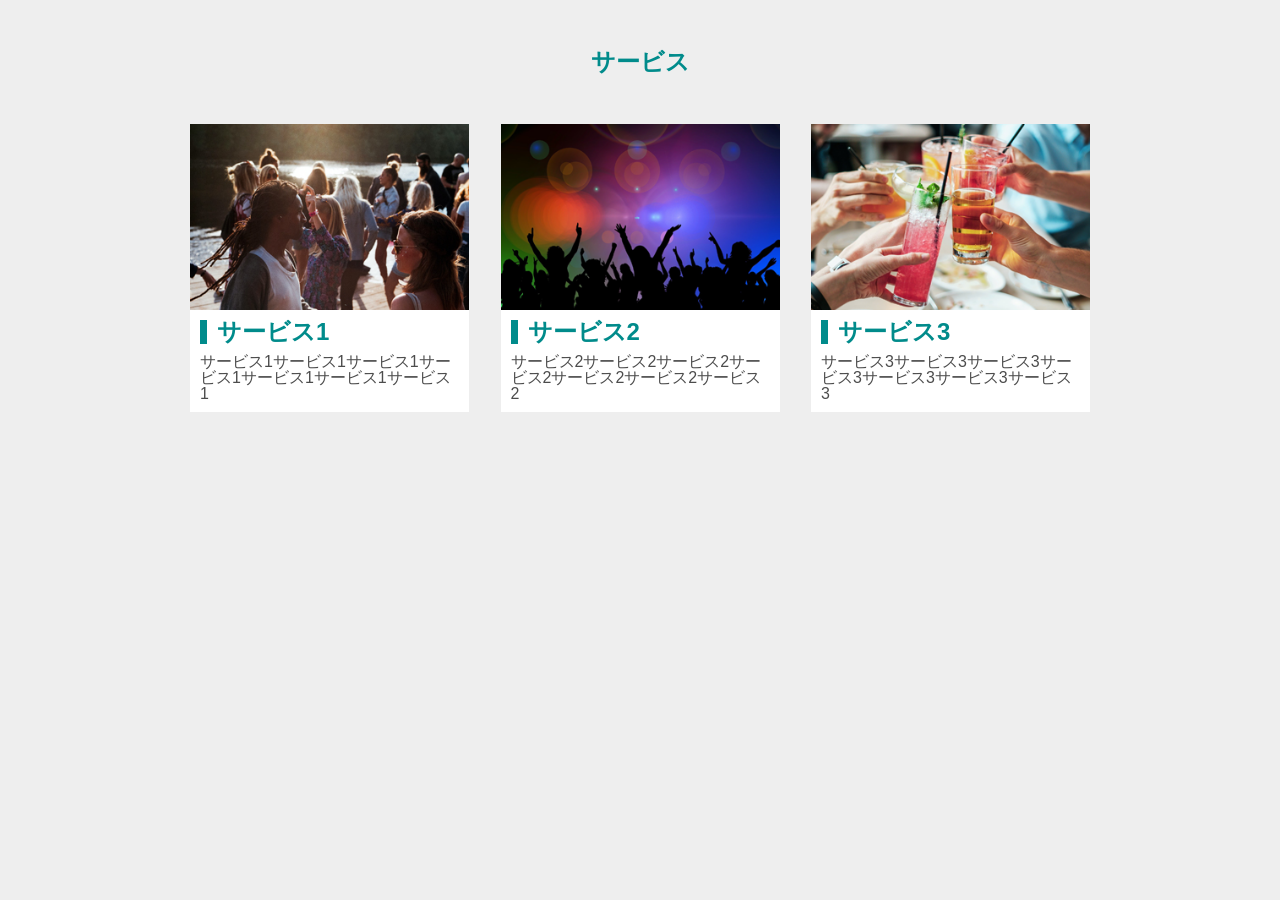
<file: cording_work3_Yamaguchi/index.html>
<!DOCTYPE html>
<html lang="ja">
<head>
    <meta charset="UTF-8">
    <meta name="viewport" content="width=device-width, initial-scale=1.0">
    <title>コーディング課題3_山口祥子</title>
    <link rel="stylesheet" href="./css/reset.css">
    <link rel="stylesheet" href="./css/style.css">
</head>
<body>
    <section>
        <h1>サービス</h1>

        <div class="white-container">
            <div class="white-box">
                <img src="./images/main_1.jpg" alt>
                <div class="text-box">
                    <h2>サービス1</h2>
                    <p>サービス1サービス1サービス1サービス1サービス1サービス1サービス1</p>
                </div>
            </div>

            <div class="white-box">
                <img src="./images/main_2.png" alt>
                <div class="text-box">
                    <h2>サービス2</h2>
                    <p>サービス2サービス2サービス2サービス2サービス2サービス2サービス2</p>
                </div>
            </div>
        
            <div class="white-box">
                <img src="./images/main_3.png" alt>
                <div class="text-box">
                    <h2>サービス3</h2>
                    <p>サービス3サービス3サービス3サービス3サービス3サービス3サービス3</p>
                </div>
            </div>
        </div>
    </section>


    <script>
        let num01 = 0;
        for (i = 1; i <= 10; i ++) {
            num01 = num01 + i;
        }   if (num01 >= 20){
            console.log("20以上");
        }   else if (num01 <= 20){
            console.log("20以下");
        }
    </script>
</body>
</html>
</file>
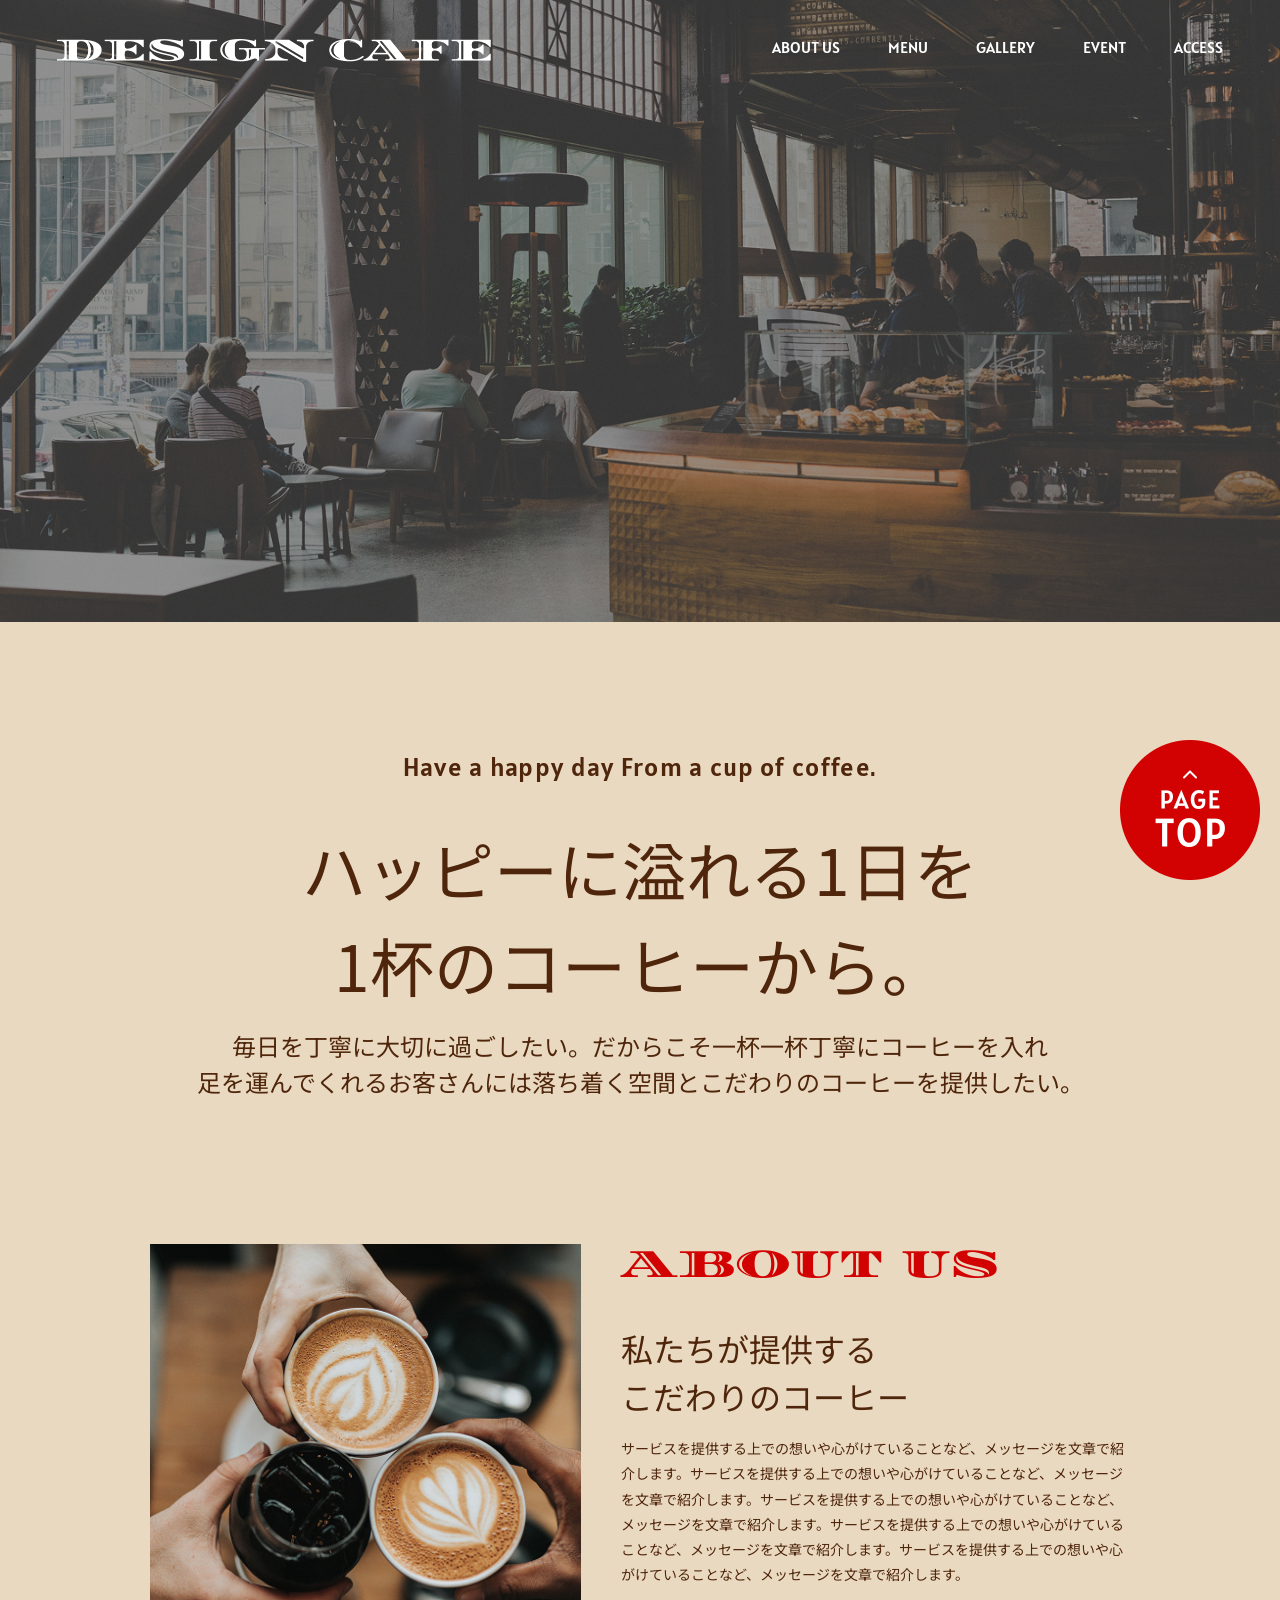
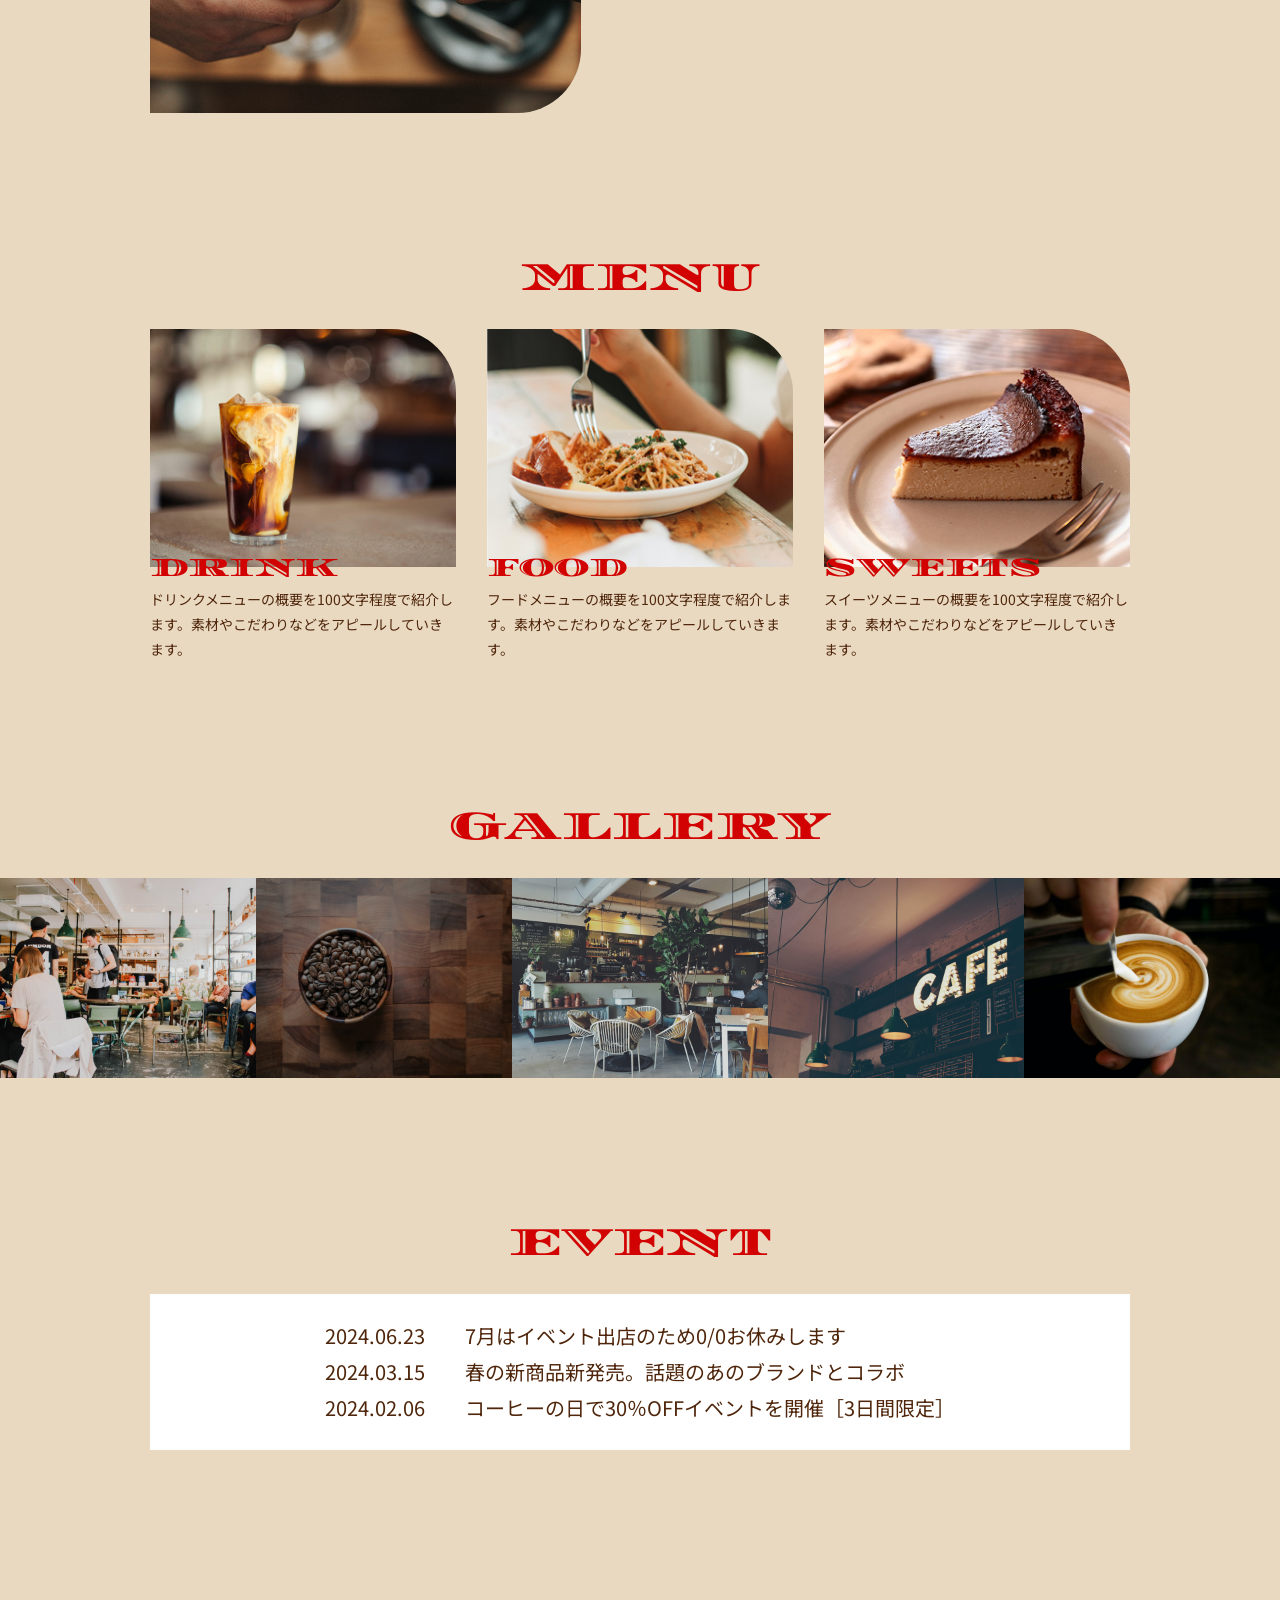
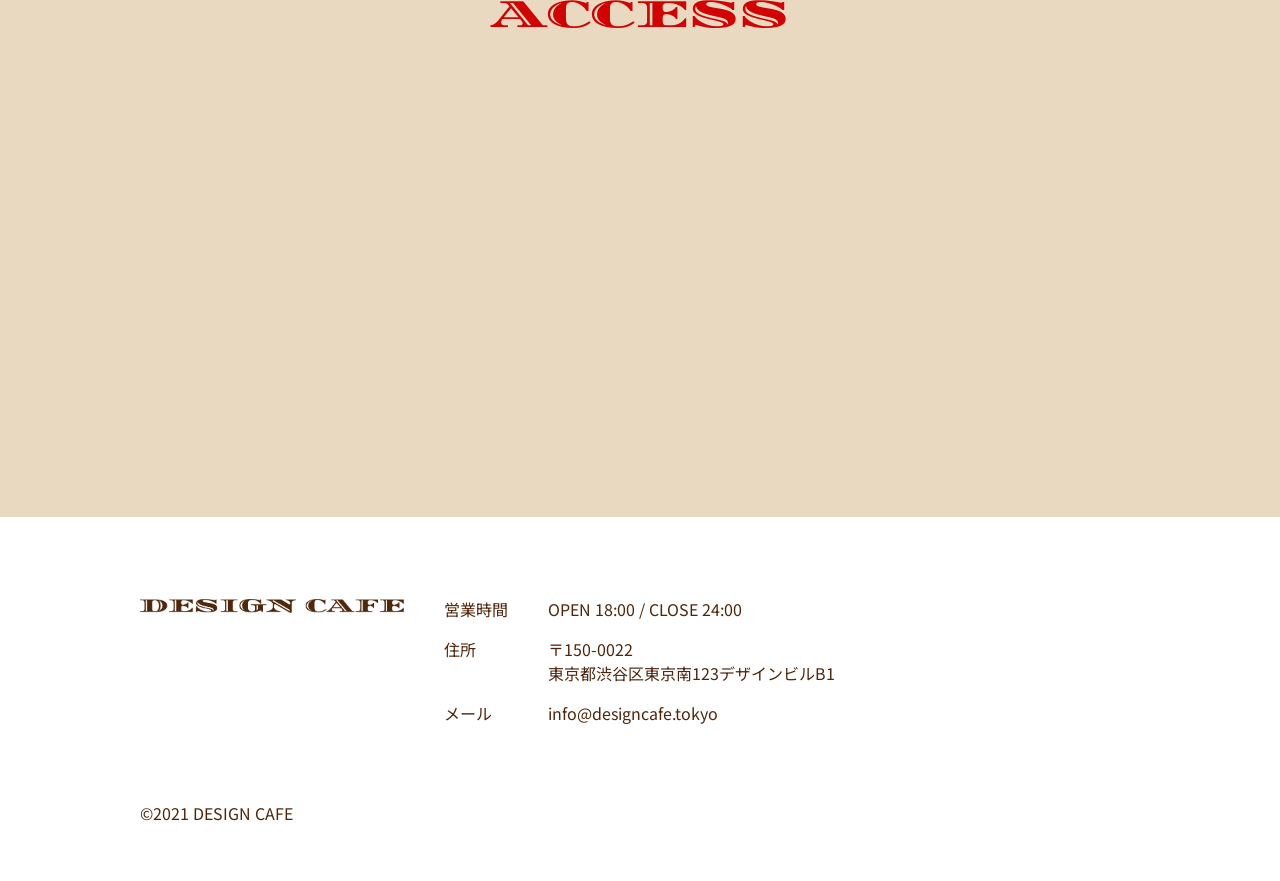
<file: design-cafe/index.html>
<!DOCTYPE html>
<html lang="ja">
<head>
    <meta charset="UTF-8">
    <meta name="viewport" content="width=device-width, initial-scale=1.0">
    <title>デザインカフェ</title>
    <link rel="stylesheet" href="./css/reset.css">
    <link rel="stylesheet" href="./css/style.css">

    <link rel="preconnect" href="https://fonts.googleapis.com">
<link rel="preconnect" href="https://fonts.gstatic.com" crossorigin>
<link href="https://fonts.googleapis.com/css2?family=Alatsi&family=Diplomata+SC&family=Noto+Sans+JP:wght@100..900&display=swap" rel="stylesheet">
</head>

<body>
    <header id="header">
        <h1 class="logo">
            <img src="./images/design_cafe_logo_header@2x.png" alt="デザインカフェ">
        </h1>

        <nav class="header_nav">
            <ul>
                <li><a href="#Aboutus">ABOUT US</a></li>
                <li><a href="#Menu">MENU</a></li>
                <li><a href="#Gallery">GALLERY</a></li>
                <li><a href="#Event">EVENT</a></li>
                <li><a href="#Access">ACCESS</a></li>
            </ul>
        </nav>
    </header>

    <div class="main-visual">
        <img src="./images/pc_first-100.jpg" alt="カフェ店内の様子">
    </div>

    <section class="catch-copy">
        <p class="catch_sub">
            Have a happy day From a cup of coffee.
        </p>
        <p class="catch_main">
            ハッピーに溢れる1日を<br>
            1杯のコーヒーから。
        </p>
        <p class="catch_txt">
            毎日を丁寧に大切に過ごしたい。だからこそ一杯一杯丁寧にコーヒーを入れ<br>
            足を運んでくれるお客さんには落ち着く空間とこだわりのコーヒーを提供したい。
        </p>
    </section>
        
    <section class="aboutus" id="Aboutus">
        <img src="./images/pc_about-100.jpg" alt="ABOUT USコーヒービジュアル">
        <div class="aboutus-contents">
            <h2>ABOUT US</h2>
                <p class="aboutus_main">
                私たちが提供する<br>
                こだわりのコーヒー
            </p>
            
            <p class="aboutus_sub">
                サービスを提供する上での想いや心がけていることなど、メッセージを文章で紹介します。サービスを提供する上での想いや心がけていることなど、メッセージを文章で紹介します。サービスを提供する上での想いや心がけていることなど、メッセージを文章で紹介します。サービスを提供する上での想いや心がけていることなど、メッセージを文章で紹介します。サービスを提供する上での想いや心がけていることなど、メッセージを文章で紹介します。
            </p>
        </div>
    </section>

    <section class="menu" id="Menu">
        <h2>MENU</h2>
        <ul class="menu-contents">
            <li class="menu-item">
                <img src="./images/pc_menu_drink-100.jpg" alt="ドリンク">
                <h3>DRINK</h3>
                <p>ドリンクメニューの概要を100文字程度で紹介します。素材やこだわりなどをアピールしていきます。</p>
            </li>
            
            <li class="menu-item">
                <img src="./images/pc_menu_food-100.jpg" alt="フード">
                <h3>FOOD</h3>
                <p>フードメニューの概要を100文字程度で紹介します。素材やこだわりなどをアピールしていきます。</p>
            </li>
        
            <li class="menu-item">
                <img src="./images/pc_menu_sweets-100.jpg" alt="スイーツ">
                <h3>SWEETS</h3>
                <p>スイーツメニューの概要を100文字程度で紹介します。素材やこだわりなどをアピールしていきます。</p>  
            </li>
        </ul>      
    </section>

    <section class="gallery" id="Gallery">
        <h2>GALLERY</h2>
        <div class="gallery-contents">
            <img src="./images/pc_gallary_01-100.jpg" alt="ギャラリー1">
            <img src="./images/pc_gallary_02-100.jpg" alt="ギャラリー2">
            <img src="./images/pc_gallary_03-100.jpg" alt="ギャラリー3">
            <img src="./images/pc_gallary_04-100.jpg" alt="ギャラリー4">
            <img src="./images/pc_gallary_05-100.jpg" alt="ギャラリー5">
        </div>
    </section>

    <section class="event" id="Event">
        <h2>EVENT</h2>
        <div class="white-box">
            <ul class="event_news">
                <li class="news">
                    <p>2024.06.23</p>
                    <p>7月はイベント出店のため0/0お休みします</p>
                </li>
                <li class="news">
                    <p>2024.03.15</p>
                    <p>春の新商品新発売。話題のあのブランドとコラボ</p>
                </li>
                <li class="news">
                    <p>2024.02.06</p>
                    <p>コーヒーの日で30％OFFイベントを開催［3日間限定］</p>
                </li>
            </ul>
        </div>
        
    </section>

    <section class="access" id="Access">
        <h2>ACCESS</h2>
        <iframe src="https://www.google.com/maps/embed?pb=!1m18!1m12!1m3!1d3239.8097486214233!2d139.66290878024859!3d35.70629910187633!2m3!1f0!2f0!3f0!3m2!1i1024!2i768!4f13.1!3m3!1m2!1s0x6018f3e99a340f6d%3A0xaff29ba7114d7bb4!2z44Gr44KT44Gr44GP44OQ44OrIOOCtuODu-OCrOODvOODquODg-OCr-S4remHjg!5e0!3m2!1sja!2sjp!4v1792213109520!5m2!1sja!2sjp" width="600" height="450" style="border:0;" allowfullscreen="" loading="lazy" referrerpolicy="strict-origin-when-cross-origin"></iframe>
    </section>
</body>

<footer>
    <div class="footer">
        <div class="footer_info">
            <p class="footer_logo">
                <img src="./images/design_cafe_logo_footer@2x.png" alt="フッターのロゴ">
            </p>

            <ul class=" ft_info">
                <li class="ft_info_contents">
                    <p class="ft_info_category">
                        営業時間
                    </p>
                    <p class="ft_info_detail">
                        OPEN 18:00 / CLOSE 24:00
                    </p>
                </li>
                <li class="ft_info_contents">
                    <p class="ft_info_category">
                        住所
                    </p>
                    <p class="ft_info_detail">
                        〒150-0022<br>
                        東京都渋谷区東京南123デザインビルB1
                    </p>
                </li>
                <li class="ft_info_contents">
                    <p class="ft_info_category">
                        メール
                    </p>
                    <p class="ft_info_detail">
                        info@designcafe.tokyo
                    </p>
                </li>
            </ul>
        </div>

        <p class="copy-right">
                ©2021 DESIGN CAFE
        </p>
    </div>

    <a href="#header" class="to-top">
        <img src="./images/to_top@2x.png" alt="トップに戻る">
    </a>       
</footer>
</html>
</file>
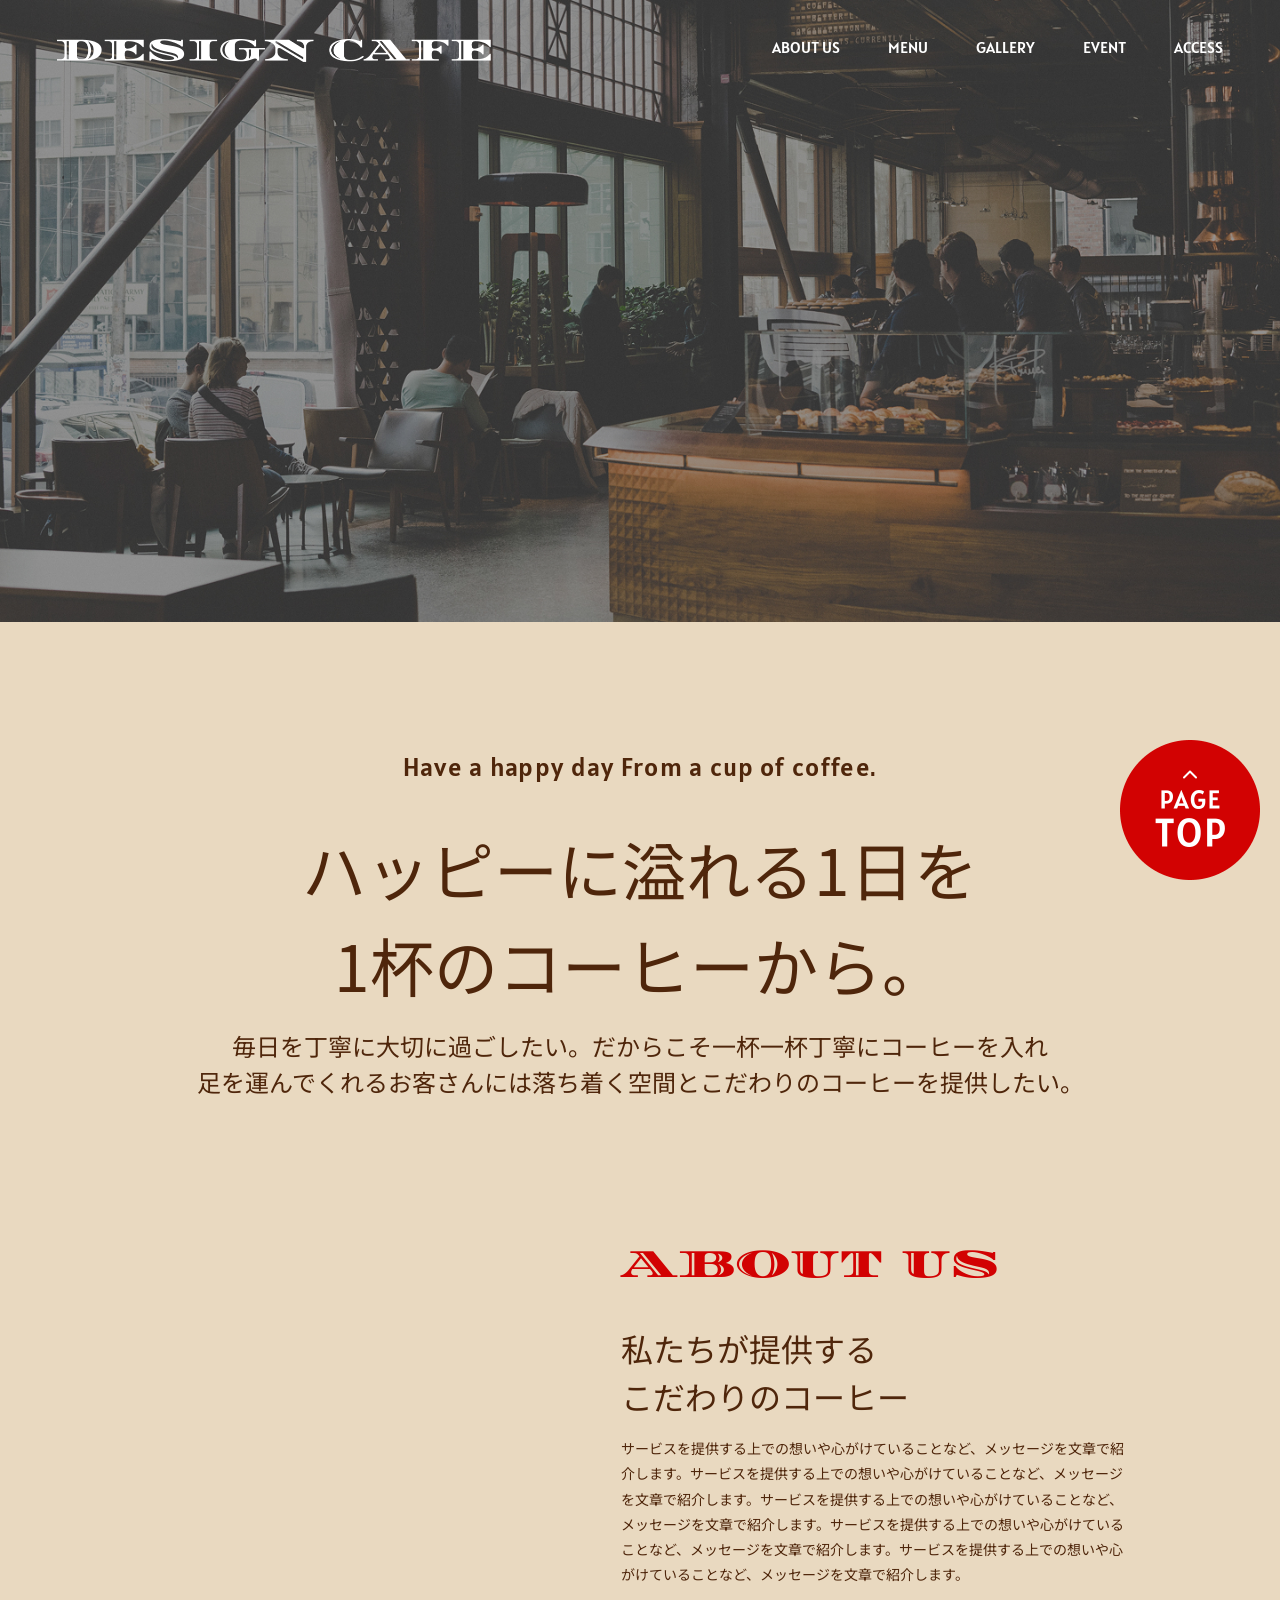
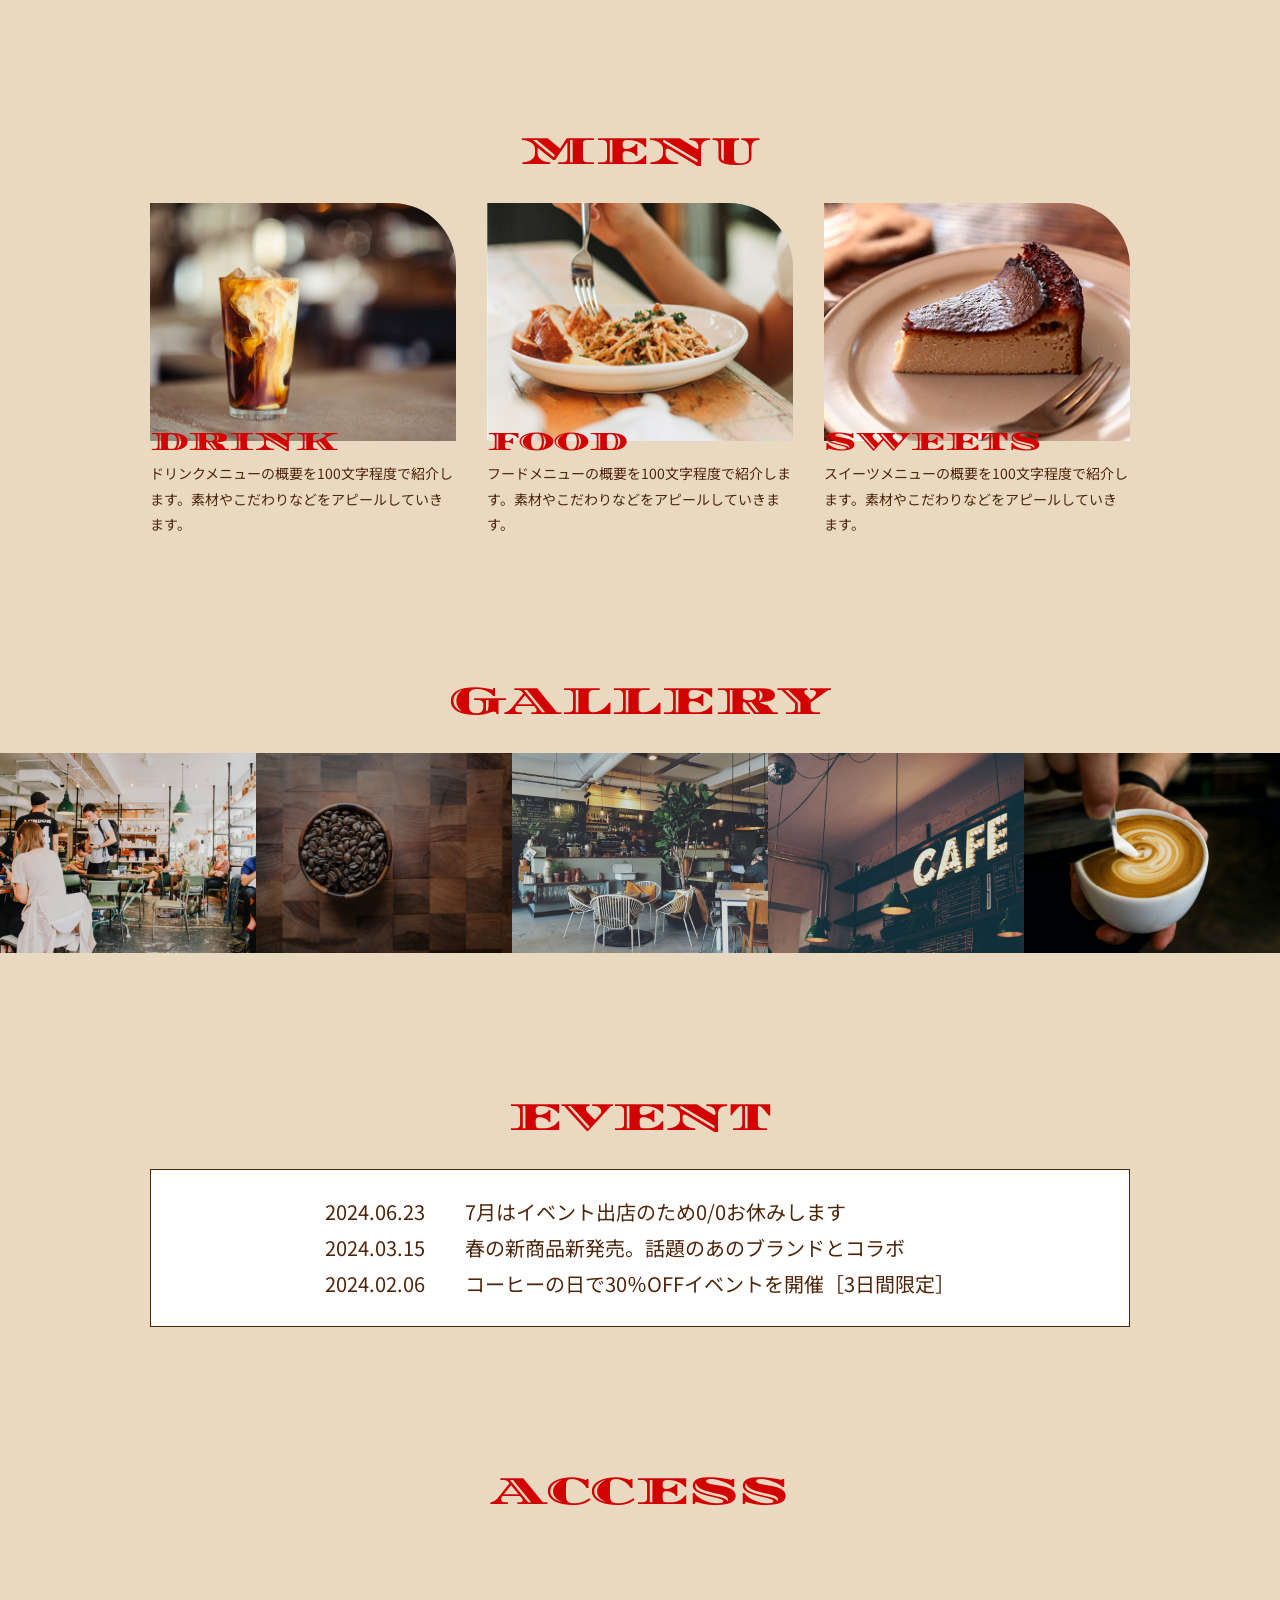
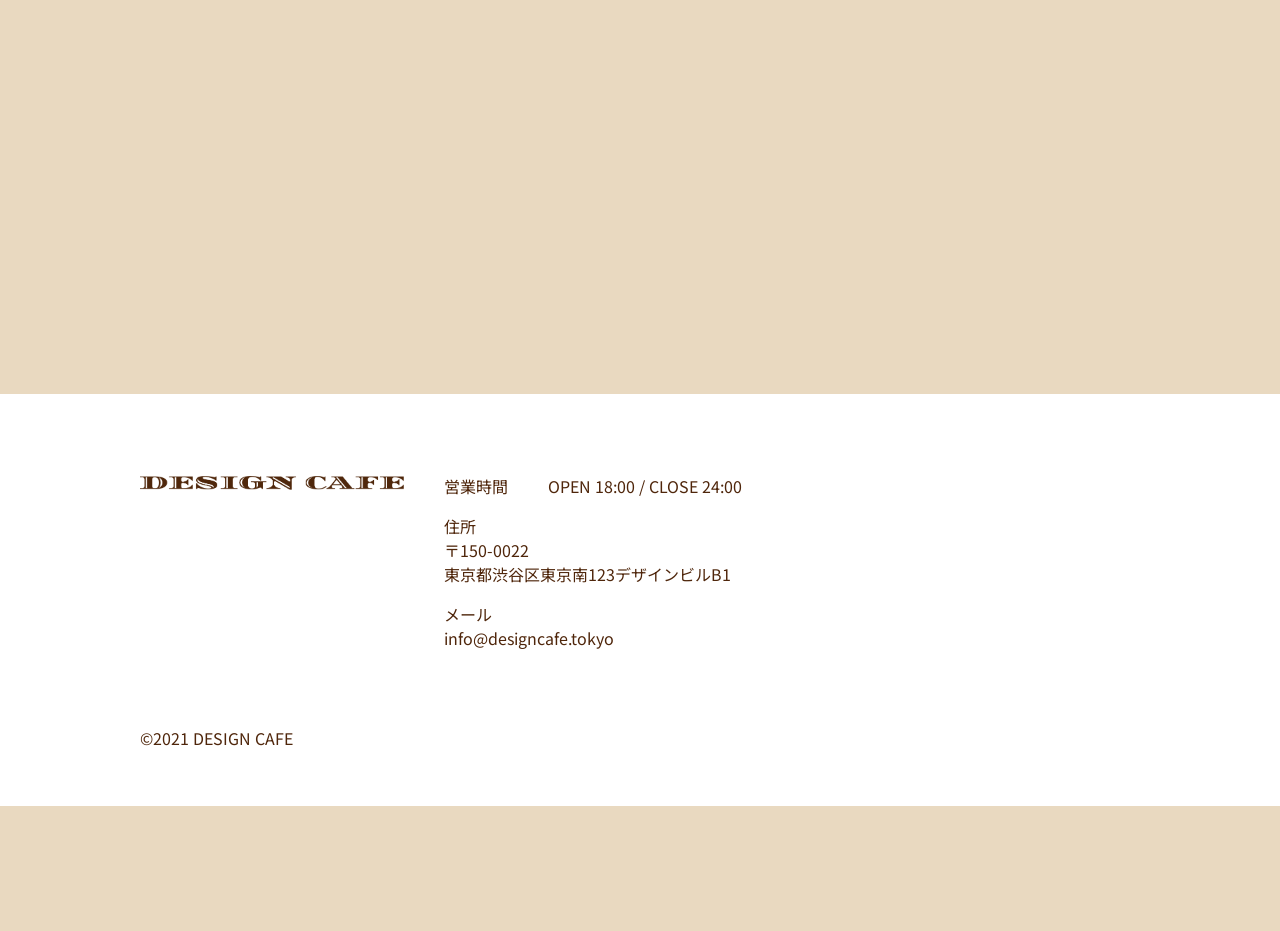
<file: work_4-5_Yamaguchi/index.html>
<!DOCTYPE html>
<html lang="ja">
<head>
    <meta charset="UTF-8">
    <meta name="viewport" content="width=device-width, initial-scale=1.0">
    <title>デザインカフェ</title>
    <link rel="stylesheet" href="./css/reset.css">
    <link rel="stylesheet" href="./css/style.css">

    <link rel="preconnect" href="https://fonts.googleapis.com">
<link rel="preconnect" href="https://fonts.gstatic.com" crossorigin>
<link href="https://fonts.googleapis.com/css2?family=Alatsi&family=Diplomata+SC&family=Noto+Sans+JP:wght@100..900&display=swap" rel="stylesheet">
</head>

<body>
    <header id="header">
        <h1 class="logo">
            <img src="./images/design_cafe_logo_header@2x.png" alt="デザインカフェ">
        </h1>

        <nav class="header_nav">
            <ul>
                <li><a href="#Aboutus">ABOUT US</a></li>
                <li><a href="#Menu">MENU</a></li>
                <li><a href="#Gallery">GALLERY</a></li>
                <li><a href="#Event">EVENT</a></li>
                <li><a href="#Access">ACCESS</a></li>
            </ul>
        </nav>

        <div class="hamburger">
            <span></span>
        </div>
        <nav class="header_nav_sp">
            <ul>
                <li><a href="#Aboutus">ABOUT US</a></li>
                <li><a href="#Menu">MENU</a></li>
                <li><a href="#Gallery">GALLERY</a></li>
                <li><a href="#Event">EVENT</a></li>
                <li><a href="#Access">ACCESS</a></li>
            </ul>
        </nav>
    </header>

    <div class="main-visual">
        <picture>
            <source srcset="./images/sp_main_vs@2x-100.jpg" media="(max-width:768px)"/>
            <img src="./images/pc_first-100.jpg" alt="カフェ店内の様子"></picture>
    </div>

    <div class="catch-copy wrapper">
        <p class="catch_sub">
            Have a happy day From a cup of coffee.
        </p>
        <p class="catch_main">
            ハッピーに溢れる1日を<br>
            1杯のコーヒーから。
        </p>
        <p class="catch_txt">
            毎日を丁寧に大切に過ごしたい。だからこそ一杯一杯丁寧にコーヒーを入れ<br>
            足を運んでくれるお客さんには落ち着く空間とこだわりのコーヒーを提供したい。
        </p>
    </div>
        
    <section class="aboutus wrapper" id="Aboutus">
        <picture>
            <source srcset="./images/about_us@2x-100.jpg" media="(max-width:768px)"/>
            <img src="./images/pc_about-100.jpg" alt="ABOUT USコーヒービジュアル"></picture>
        <div class="aboutus-contents">  
            <h2 class="h2 heading">ABOUT US</h2>
                <p class="aboutus_main">
                私たちが提供する<br>
                こだわりのコーヒー
            </p>
            
            <p class="aboutus_sub">
                サービスを提供する上での想いや心がけていることなど、メッセージを文章で紹介します。サービスを提供する上での想いや心がけていることなど、メッセージを文章で紹介します。サービスを提供する上での想いや心がけていることなど、メッセージを文章で紹介します。サービスを提供する上での想いや心がけていることなど、メッセージを文章で紹介します。サービスを提供する上での想いや心がけていることなど、メッセージを文章で紹介します。
            </p>
        </div>
    </section>

    <section class="menu wrapper" id="Menu">
        <h2 class="h2 heading">MENU</h2>
        <ul class="menu-contents">
            <li class="menu-item">
                <picture>
                    <source srcset="./images/drink_sp@2x-100.jpg" media="(max-width:768px)"/>
                    <img src="./images/pc_menu_drink-100.jpg" alt="ドリンク">
                </picture>
                <h3 class="h3 heading">DRINK</h3>
                <p>ドリンクメニューの概要を100文字程度で紹介します。素材やこだわりなどをアピールしていきます。</p>
            </li>
            
            <li class="menu-item">
                <picture>
                <source srcset="./images/food_sp@2x-100.jpg" media="(max-width:768px)"/>
                <img src="./images/pc_menu_food-100.jpg" alt="フード"></picture>
                <h3 class="h3 heading">FOOD</h3>
                <p>フードメニューの概要を100文字程度で紹介します。素材やこだわりなどをアピールしていきます。</p>
            </li>
        
            <li class="menu-item">
                <picture>
                <source srcset="./images/cake_sp@2x-100.jpg" media="(max-width:768px)"/>
                <img src="./images/pc_menu_sweets-100.jpg" alt="スイーツ"></picture>
                <h3 class="h3 heading">SWEETS</h3>
                <p>スイーツメニューの概要を100文字程度で紹介します。素材やこだわりなどをアピールしていきます。</p>  
            </li>
        </ul>      
    </section>

    <section class="gallery" id="Gallery">
        <h2 class="h2 heading">GALLERY</h2>
        <div class="gallery-contents">
            <img src="./images/pc_gallary_01-100.jpg" alt="ギャラリー1">
            <img src="./images/pc_gallary_02-100.jpg" alt="ギャラリー2">
            <img src="./images/pc_gallary_03-100.jpg" alt="ギャラリー3">
            <img src="./images/pc_gallary_04-100.jpg" alt="ギャラリー4">
            <img src="./images/pc_gallary_05-100.jpg" alt="ギャラリー5">
        </div>
    </section>

    <section class="event wrapper" id="Event">
        <h2 class="h2 heading">EVENT</h2>
        <div class="white-box">
            <ul class="event_news">
                <li class="news">
                    <time datetime="2024-06-23">2024.06.23</time>
                    <p>7月はイベント出店のため0/0お休みします</p>
                </li>
                <li class="news">
                    <time datetime="2024-03-15">2024.03.15</time>
                    <p>春の新商品新発売。話題のあのブランドとコラボ</p>
                </li>
                <li class="news">
                    <time datetime="2024-02-06">2024.02.06</time>
                    <p>コーヒーの日で30％OFFイベントを開催［3日間限定］</p>
                </li>
            </ul>
        </div>
    </section>

    <section class="access" id="Access">
        <h2 class="h2 heading">ACCESS</h2>
        <iframe src="https://www.google.com/maps/embed?pb=!1m18!1m12!1m3!1d3239.8097486214233!2d139.66290878024859!3d35.70629910187633!2m3!1f0!2f0!3f0!3m2!1i1024!2i768!4f13.1!3m3!1m2!1s0x6018f3e99a340f6d%3A0xaff29ba7114d7bb4!2z44Gr44KT44Gr44GP44OQ44OrIOOCtuODu-OCrOODvOODquODg-OCr-S4remHjg!5e0!3m2!1sja!2sjp!4v1792213109520!5m2!1sja!2sjp" width="600" height="450" style="border:0;" allowfullscreen="" loading="lazy" referrerpolicy="strict-origin-when-cross-origin"></iframe>
    </section>

    <footer>
        <div class="footer">
            <div class="footer_info">
                <p class="footer_logo">
                    <img src="./images/design_cafe_logo_footer@2x.png" alt="フッターのロゴ">
                </p>

                <ul class=" ft_info">
                    <li class="ft_info_contents">
                        <p class="ft_info_category">
                            営業時間
                        </p>
                        <p class="ft_info_detail">
                            OPEN 18:00 / CLOSE 24:00
                        </p>
                    </li>
                    <li class="ft_info_contents">
                        <address>
                            <p class="ft_info_category">
                                住所
                            </p>
                            <p class="ft_info_detail">
                                〒150-0022<br>
                                東京都渋谷区東京南123デザインビルB1
                            </p>
                        </address>
                    </li>
                    <li class="ft_info_contents">
                        <address>
                            <p class="ft_info_category">
                                メール
                            </p>
                            <p class="ft_info_detail">
                                info@designcafe.tokyo
                            </p>
                        </address>
                    </li>
                </ul>
            </div>

            <p class="copy-right">
                    ©2021 DESIGN CAFE
            </p>
        </div>

        <a href="#header" class="to-top">
            <img src="./images/to_top@2x.png" alt="トップに戻る">
        </a>       
    </footer>

    <script src="https://ajax.googleapis.com/ajax/libs/jquery/3.7.1/jquery.min.js"></script>
    <script>
        $(function(){
            $(".hamburger").on("click", function() {
                $(".hamburger").toggleClass("open");
                $(".header_nav_sp").fadeToggle();
                $(".to-top").fadeToggle();
            });
        });
    </script>
</body>
</html>
</file>
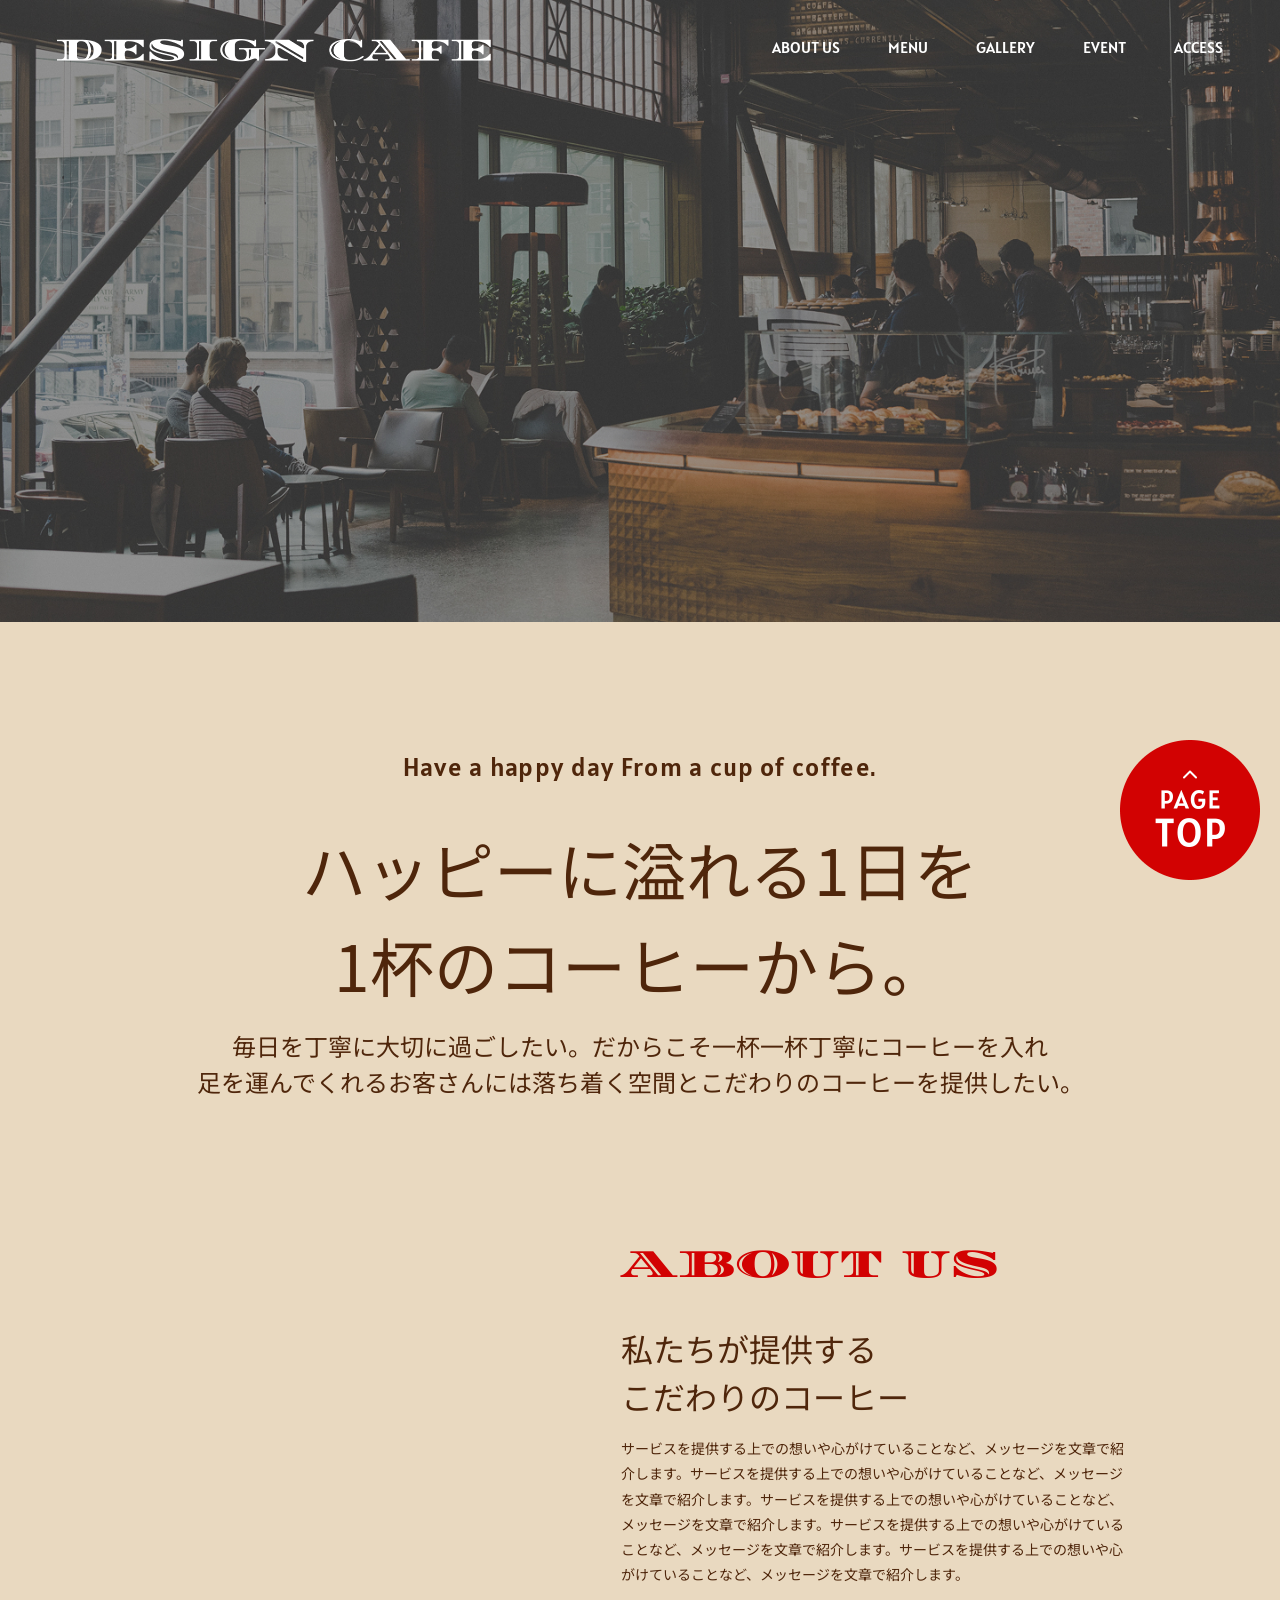
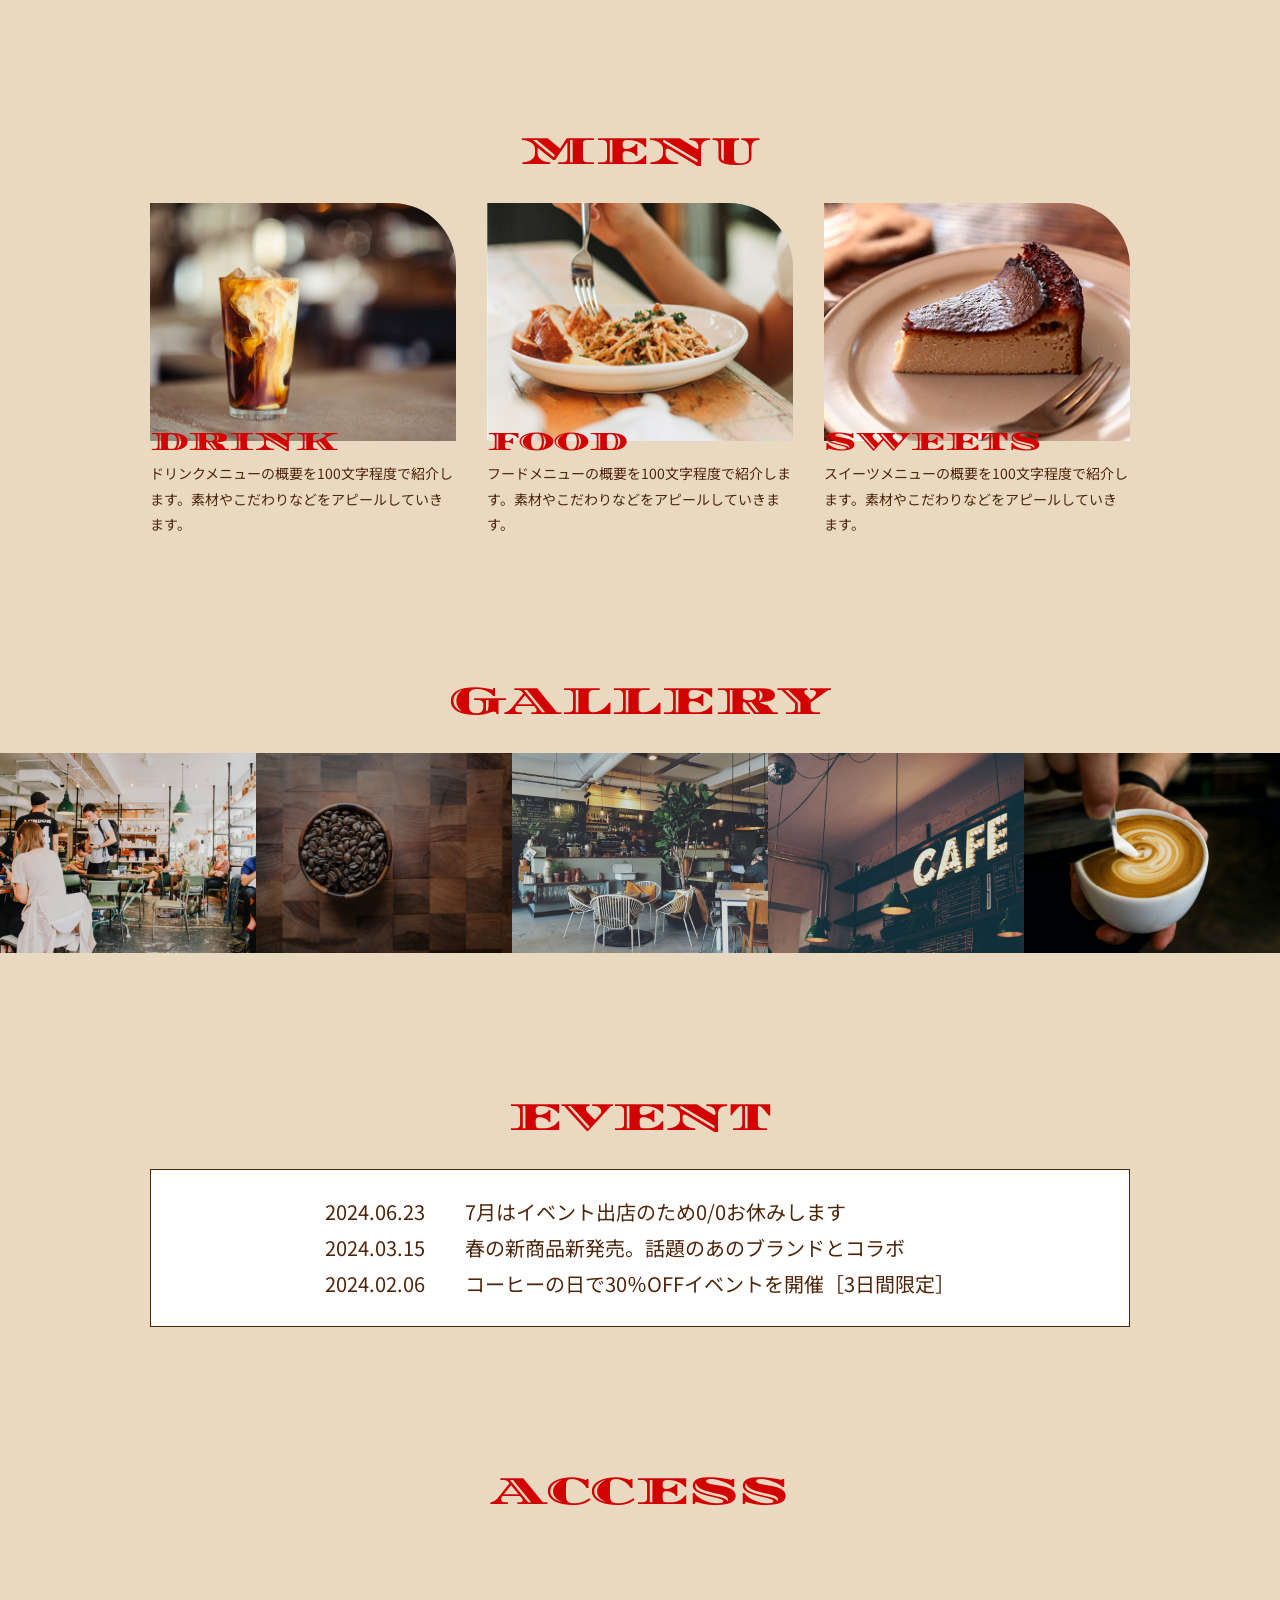
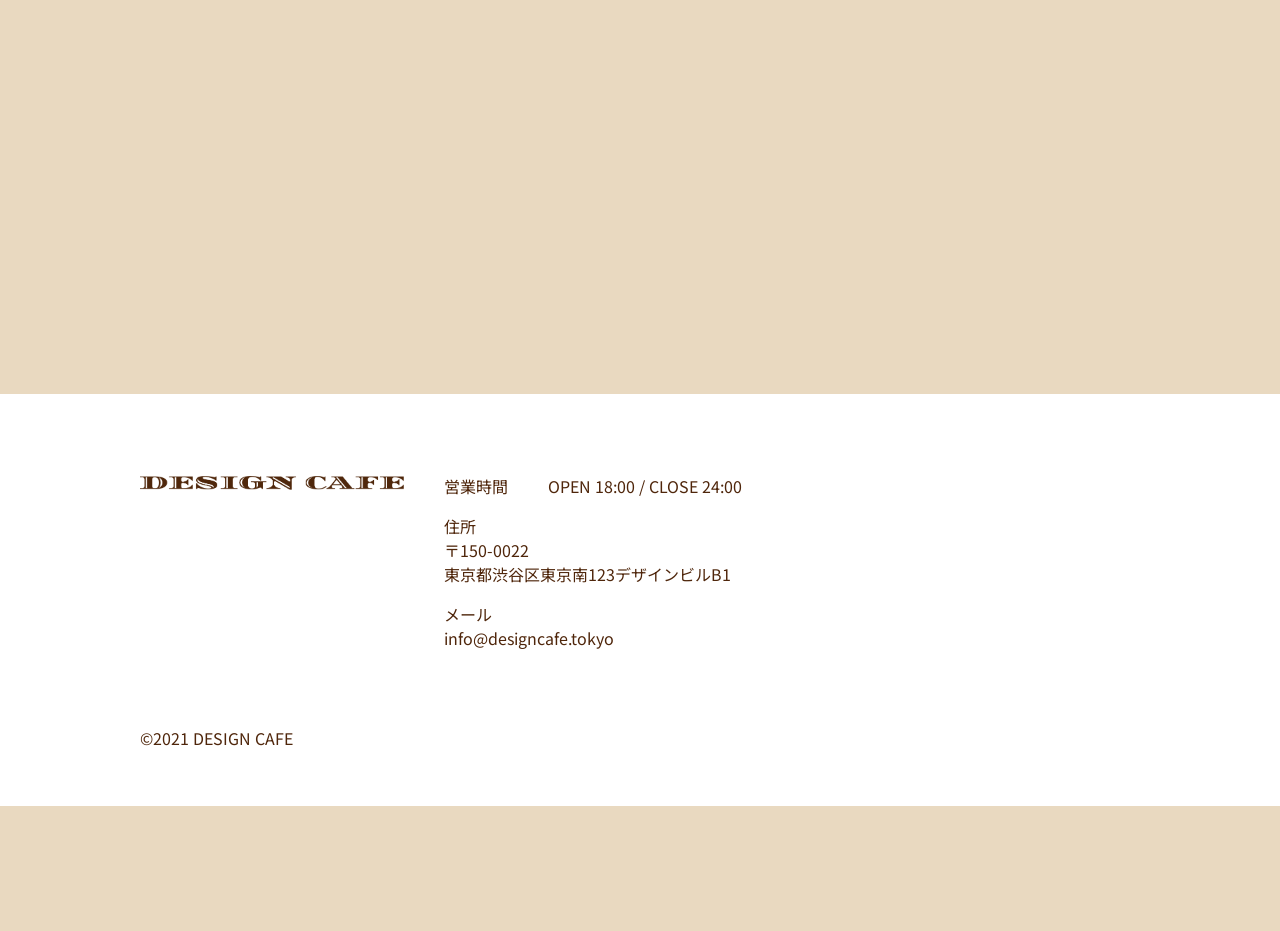
<file: work_4_Yamaguchi/index.html>
<!DOCTYPE html>
<html lang="ja">
<head>
    <meta charset="UTF-8">
    <meta name="viewport" content="width=device-width, initial-scale=1.0">
    <title>デザインカフェ</title>
    <link rel="stylesheet" href="./css/reset.css">
    <link rel="stylesheet" href="./css/style.css">

    <link rel="preconnect" href="https://fonts.googleapis.com">
<link rel="preconnect" href="https://fonts.gstatic.com" crossorigin>
<link href="https://fonts.googleapis.com/css2?family=Alatsi&family=Diplomata+SC&family=Noto+Sans+JP:wght@100..900&display=swap" rel="stylesheet">
</head>

<body>
    <header id="header">
        <h1 class="logo">
            <img src="./images/design_cafe_logo_header@2x.png" alt="デザインカフェ">
        </h1>

        <nav class="header_nav">
            <ul>
                <li><a href="#Aboutus">ABOUT US</a></li>
                <li><a href="#Menu">MENU</a></li>
                <li><a href="#Gallery">GALLERY</a></li>
                <li><a href="#Event">EVENT</a></li>
                <li><a href="#Access">ACCESS</a></li>
            </ul>
        </nav>

        <div class="hamburger">
            <span></span>
        </div>
        <nav class="header_nav_sp">
            <ul>
                <li><a href="#Aboutus">ABOUT US</a></li>
                <li><a href="#Menu">MENU</a></li>
                <li><a href="#Gallery">GALLERY</a></li>
                <li><a href="#Event">EVENT</a></li>
                <li><a href="#Access">ACCESS</a></li>
            </ul>
        </nav>
    </header>

    <div class="main-visual">
        <picture>
            <source srcset="./images/sp_main_vs@2x-100.jpg" media="(max-width:768px)"/>
            <img src="./images/pc_first-100.jpg" alt="カフェ店内の様子"></picture>
    </div>

    <div class="catch-copy">
        <p class="catch_sub">
            Have a happy day From a cup of coffee.
        </p>
        <p class="catch_main">
            ハッピーに溢れる1日を<br>
            1杯のコーヒーから。
        </p>
        <p class="catch_txt">
            毎日を丁寧に大切に過ごしたい。だからこそ一杯一杯丁寧にコーヒーを入れ<br>
            足を運んでくれるお客さんには落ち着く空間とこだわりのコーヒーを提供したい。
        </p>
    </div>
        
    <section class="aboutus" id="Aboutus">
        <picture>
            <source srcset="./images/about_us@2x-100.jpg" media="(max-width:768px)"/>
            <img src="./images/pc_about-100.jpg" alt="ABOUT USコーヒービジュアル"></picture>
        <div class="aboutus-contents">  
            <h2>ABOUT US</h2>
                <p class="aboutus_main">
                私たちが提供する<br>
                こだわりのコーヒー
            </p>
            
            <p class="aboutus_sub">
                サービスを提供する上での想いや心がけていることなど、メッセージを文章で紹介します。サービスを提供する上での想いや心がけていることなど、メッセージを文章で紹介します。サービスを提供する上での想いや心がけていることなど、メッセージを文章で紹介します。サービスを提供する上での想いや心がけていることなど、メッセージを文章で紹介します。サービスを提供する上での想いや心がけていることなど、メッセージを文章で紹介します。
            </p>
        </div>
    </section>

    <section class="menu" id="Menu">
        <h2>MENU</h2>
        <ul class="menu-contents">
            <li class="menu-item">
                <picture>
                    <source srcset="./images/drink_sp@2x-100.jpg" media="(max-width:768px)"/>
                    <img src="./images/pc_menu_drink-100.jpg" alt="ドリンク">
                </picture>
                <h3>DRINK</h3>
                <p>ドリンクメニューの概要を100文字程度で紹介します。素材やこだわりなどをアピールしていきます。</p>
            </li>
            
            <li class="menu-item">
                <picture>
                <source srcset="./images/food_sp@2x-100.jpg" media="(max-width:768px)"/>
                <img src="./images/pc_menu_food-100.jpg" alt="フード"></picture>
                <h3>FOOD</h3>
                <p>フードメニューの概要を100文字程度で紹介します。素材やこだわりなどをアピールしていきます。</p>
            </li>
        
            <li class="menu-item">
                <picture>
                <source srcset="./images/cake_sp@2x-100.jpg" media="(max-width:768px)"/>
                <img src="./images/pc_menu_sweets-100.jpg" alt="スイーツ"></picture>
                <h3>SWEETS</h3>
                <p>スイーツメニューの概要を100文字程度で紹介します。素材やこだわりなどをアピールしていきます。</p>  
            </li>
        </ul>      
    </section>

    <section class="gallery" id="Gallery">
        <h2>GALLERY</h2>
        <div class="gallery-contents">
            <img src="./images/pc_gallary_01-100.jpg" alt="ギャラリー1">
            <img src="./images/pc_gallary_02-100.jpg" alt="ギャラリー2">
            <img src="./images/pc_gallary_03-100.jpg" alt="ギャラリー3">
            <img src="./images/pc_gallary_04-100.jpg" alt="ギャラリー4">
            <img src="./images/pc_gallary_05-100.jpg" alt="ギャラリー5">
        </div>
    </section>

    <section class="event" id="Event">
        <h2>EVENT</h2>
        <div class="white-box">
            <ul class="event_news">
                <li class="news">
                    <time datetime="2024-06-23">2024.06.23</time>
                    <p>7月はイベント出店のため0/0お休みします</p>
                </li>
                <li class="news">
                    <time datetime="2024-03-15">2024.03.15</time>
                    <p>春の新商品新発売。話題のあのブランドとコラボ</p>
                </li>
                <li class="news">
                    <time datetime="2024-02-06">2024.02.06</time>
                    <p>コーヒーの日で30％OFFイベントを開催［3日間限定］</p>
                </li>
            </ul>
        </div>
    </section>

    <section class="access" id="Access">
        <h2>ACCESS</h2>
        <iframe src="https://www.google.com/maps/embed?pb=!1m18!1m12!1m3!1d3239.8097486214233!2d139.66290878024859!3d35.70629910187633!2m3!1f0!2f0!3f0!3m2!1i1024!2i768!4f13.1!3m3!1m2!1s0x6018f3e99a340f6d%3A0xaff29ba7114d7bb4!2z44Gr44KT44Gr44GP44OQ44OrIOOCtuODu-OCrOODvOODquODg-OCr-S4remHjg!5e0!3m2!1sja!2sjp!4v1792213109520!5m2!1sja!2sjp" width="600" height="450" style="border:0;" allowfullscreen="" loading="lazy" referrerpolicy="strict-origin-when-cross-origin"></iframe>
    </section>

    <footer>
        <div class="footer">
            <div class="footer_info">
                <p class="footer_logo">
                    <img src="./images/design_cafe_logo_footer@2x.png" alt="フッターのロゴ">
                </p>

                <ul class=" ft_info">
                    <li class="ft_info_contents">
                        <p class="ft_info_category">
                            営業時間
                        </p>
                        <p class="ft_info_detail">
                            OPEN 18:00 / CLOSE 24:00
                        </p>
                    </li>
                    <li class="ft_info_contents">
                        <address>
                            <p class="ft_info_category">
                                住所
                            </p>
                            <p class="ft_info_detail">
                                〒150-0022<br>
                                東京都渋谷区東京南123デザインビルB1
                            </p>
                        </address>
                    </li>
                    <li class="ft_info_contents">
                        <address>
                            <p class="ft_info_category">
                                メール
                            </p>
                            <p class="ft_info_detail">
                                info@designcafe.tokyo
                            </p>
                        </address>
                    </li>
                </ul>
            </div>

            <p class="copy-right">
                    ©2021 DESIGN CAFE
            </p>
        </div>

        <a href="#header" class="to-top">
            <img src="./images/to_top@2x.png" alt="トップに戻る">
        </a>       
    </footer>

    <script src="https://ajax.googleapis.com/ajax/libs/jquery/3.7.1/jquery.min.js"></script>
    <script>
        $(function(){
            $(".hamburger").on("click", function() {
                $(".hamburger").toggleClass("open");
                $(".header_nav_sp").fadeToggle();
                $(".to-top").fadeToggle();
            });
        });
    </script>
</body>
</html>
</file>
<file: cording_work3_Yamaguchi/css/style.css>
body{
    background-color: #eeeeee;
}

section{
    max-width: 960px;
    margin: 0 auto;
}

h1{
    text-align: center;
    color: darkcyan;
    margin: 50px;
}

.white-container{
    display: flex;
    justify-content: space-between;
    padding: 0 30px 30px 30px;
}

.white-box{
    width: 31%;
}

.text-box{
    background-color: white;
    justify-content: space-between;
    padding: 10px;
}

h2{
    color: darkcyan;
    border-left: 7px solid;
    padding-left: 10px;
    margin-bottom: 10px;
}

@media screen and (max-width: 400px) {
    h1{
        justify-content: space-between;
    }

    .white-container{
        flex-direction: column;
        align-items: initial;
        gap: 20px;
    }

    .white-box{
        width: 100%;
    }
    
}
</file>
<file: design-cafe/css/style.css>
@charset "utf-8";
body{
    background-color: #E9D9C0;
}

#header {
    display: flex;
    justify-content: space-between;
    align-items: center;
    /* 1440/64=0.444 */
    padding: 0 4.44%;
    position: absolute;
    width: 100%;
    top: 30px;
}

.header_nav ul {
    display: flex;
    gap: 48px;
}

.header_nav a {
    color: #fff;
    font-family: "Alatsi", sans-serif;
}

.logo {
    width: 434px;
}

.main-visual {
    margin-bottom: 132px;
}

.catch-copy,
.aboutus,
.menu,
.event {
    max-width: 1000px;
    margin: 0 auto 144px;
    padding: 0 10px;
}

.catch-copy {
    text-align: center;
}

.catch_sub {
    font-family: "Alatsi", sans-serif;
    font-size: 26px;
    letter-spacing: 0.05em;
    margin-bottom: 40px;
}

.catch_main {
    font-size: 64px;
    line-height : 1.5;
    margin-bottom: 16px;
}

.catch_txt {
    font-size: 24px;
    line-height : 1.5;
}

h2,
h3 {
    color: #d20202;
    font-family: "Diplomata SC", serif;
}

h2 {
    font-size: 40px;
    text-align: center;
    margin-bottom: 32px;
}

.aboutus {
    display: flex;
    justify-content: space-between;
    align-items: start;
    gap: 40px;
}

.aboutus img {
    width: 44%;
    border-radius: 0 0 64px;
}


.aboutus h2 {
    text-align: left;
    margin-bottom: 40px;
}

.aboutus_main{
    font-size: 32px;
    line-height : 1.5;
    margin-bottom: 16px;
}

.aboutus_sub {
    font-size: 14px;
    line-height: 1.8;
}

.menu-contents{
    display: flex;
    justify-content: space-between;
}

.menu-item {
    width: 31.2%;
}

.menu-item img {
    border-radius: 0 64px 0 0;
}

h3 {
    font-size: 26px;
    margin-top: -12px;
    margin-bottom: 6px;
}

.menu p {
    font-size: 14px;
    line-height: 1.8;
}

.gallery {
    margin: 0 auto 144px;
}

.gallery-contents {
    display: flex;
}

.gallery img {
    width: 20%;
}

.white-box {
    background-color: #fff;
}

.event_news {
    display: flex;
    flex-direction: column;
    max-width: 630px;
    width: 100%;
    margin: 0 auto;
    padding-block: 32px;
    gap: 16px;
}

.news {
    display: flex; 
    font-weight: medium;
    font-size: 20px;
    gap: 40px;
}

iframe {
    width: 100%;
    filter: grayscale(100%) invert(90%);
}

footer {
    width: 100%;
    background-color: #fff;
    padding-block: 80px 60px;
}   

.footer_logo {
    width: 380px;
}

.footer{
    max-width: 1000px;
    margin: 0 auto;
}

.footer_info {
    display: flex;
    gap: 40px;
    margin-bottom: 80px;
}

.ft_info {
    display: flex;
    flex-direction: column;
    max-width: 1000px;
    width: 100%;
    margin: 0 auto;
    gap: 16px;
}

.ft_info_contents {
    display: flex;
    gap: 40px;
}

.ft_info_contents p {
    font-size: 16px;
    line-height : 1.5;
}

.ft_info_category {
    width: 64px;
}

.to-top {
    position: fixed;
    bottom: 20px;
    right: 20px;
}

.to-top img {
    width: 140px;   
}
</file>
<file: work_4-5_Yamaguchi/css/style.css>
@charset "utf-8";
html {
    scroll-behavior: smooth;
}

body{
    background-color: #E9D9C0;
}

#header {
    display: flex;
    justify-content: space-between;
    align-items: center;
    /* 1440/64=0.444 */
    padding: 0 4.44%;
    position: absolute;
    width: 100%;
    top: 30px;
}

.header_nav ul {
    display: flex;
    gap: 48px;
}

.header_nav a {
    color: #fff;
    font-family: "Alatsi", sans-serif;
}

.logo {
    width: 434px;
}

.main-visual {
    margin-bottom: 132px;
}

.wrapper {
    max-width: 1000px;
    margin: 0 auto 144px;
    padding: 0 10px;
}

.catch-copy {
    text-align: center;
}

.catch_sub {
    font-family: "Alatsi", sans-serif;
    font-size: 26px;
    letter-spacing: 0.05em;
    margin-bottom: 40px;
}

.catch_main {
    font-size: 64px;
    line-height : 1.5;
    margin-bottom: 16px;
}

.catch_txt {
    font-size: 24px;
    line-height : 1.5;
}

.hamburger,
.header_nav_sp {
    display: none;
}

@media screen and (max-width: 1100px) {
    .header_nav {
        display: none;
    }

    .hamburger {
        display: block;
        width: 54px;
        height: 54px;
        position: absolute;
        right: 20px;
        cursor: pointer;
        z-index: 99999;
    }

    .hamburger span {
        position: absolute;
        top: 26px;
        left: 7px;
        width: 40px;
        height: 2px;
        background-color: #fff;
        transition: 0.3s;
    }

    .hamburger::before {
        position: absolute;
        top: 13px;
        left: 7px;
        width: 40px;
        height: 2px;
        background-color: #fff;
        content: "";
        transition: 0.3s;
    }

    .hamburger::after {
        position: absolute;
        bottom: 13px;
        left: 7px;
        width: 40px;
        height: 2px;
        background-color: #fff;
        content: "";
        transition: 0.3s;
    }

    .open span {
        background-color: transparent;
    }

    .open::before {
        transform: rotate(45deg);
        top: 26px;
    }

    .open::after {
        transform: rotate(-45deg);
        bottom: 26px;
    }

    .header_nav_sp {
        width: 100%;
        height: 100vh;
        position: absolute;
        top: -30px;
        left: 0;
        background-color: rgb(0 0 0 / 0.5);
    }

    .header_nav_sp ul {
        height: 100%;
        display: flex;
        flex-direction: column;
        justify-content: center;
        align-items: center;
        gap: 48px;
    }

    .header_nav_sp a {
        color: #fff;
        font-family: "Alatsi", sans-serif;
        font-size: 36px;
    }

    .catch_main {
        font-size: 48px;
    }

    .catch_txt {
        font-size: 18px;
    }
}

.heading {
    color: #d20202;
    font-family: "Diplomata SC", serif;
}

h2 {
    font-size: 40px;
    text-align: center;
    margin-bottom: 32px;
}

.aboutus {
    display: flex;
    justify-content: space-between;
    align-items: start;
    gap: 40px;
}

.aboutus picture {
    width: 44%;
    flex-shrink: 0;
}

.aboutus img {
    width: 100%;
    border-radius: 0 0 64px;
}

.aboutus h2 {
    text-align: left;
    margin-bottom: 40px;
}

.aboutus_main{
    font-size: 32px;
    line-height : 1.5;
    margin-bottom: 16px;
}

.aboutus_sub {
    font-size: 14px;
    line-height: 1.8;
}

.menu-contents{
    display: flex;
    justify-content: space-between;
}

.menu-item {
    width: 31.2%;
}

.menu-item img {
    border-radius: 0 64px 0 0;
}

h3 {
    font-size: 26px;
    margin-top: -12px;
    margin-bottom: 6px;
}

.menu p {
    font-size: 14px;
    line-height: 1.8;
}

.gallery {
    margin: 0 auto 144px;
}

.gallery-contents {
    display: flex;
}

.gallery img {
    width: 20%;
}

.white-box {
    background-color: #fff;
    border: solid 1px #4f270b;
}

.event_news {
    display: flex;
    flex-direction: column;
    max-width: 630px;
    width: 100%;
    margin: 0 auto;
    padding-block: 32px;
    gap: 16px;
}

.news {
    display: flex; 
    font-weight: medium;
    font-size: 20px;
    gap: 40px;
}

iframe {
    width: 100%;
    filter: grayscale(100%) invert(90%);
}

footer {
    width: 100%;
    background-color: #fff;
    padding-block: 80px 60px;
}   

.footer_logo {
    width: 380px;
}

.footer{
    max-width: 1000px;
    margin: 0 auto;
}

.footer_info {
    display: flex;
    gap: 40px;
    margin-bottom: 80px;
}

.ft_info {
    display: flex;
    flex-direction: column;
    max-width: 1000px;
    width: 100%;
    margin: 0 auto;
    gap: 16px;
}

.ft_info_contents {
    display: flex;
    gap: 40px;
}

address {
    font-style: normal;
}

.ft_info_contents p {
    font-size: 16px;
    line-height : 1.5;
}

.ft_info_category {
    width: 64px;
}

.to-top {
    position: fixed;
    bottom: 20px;
    right: 20px;
}

.to-top img {
    width: 140px;   
}

@media screen and (max-width: 768px) {

.logo {
    width: 244px;
}
    
.main-visual {
    margin-bottom: 126px;
}

.catch-copy,
.aboutus,
.menu,
.event {
    max-width: 350px;
    margin: 0 auto 80px;
    padding: 0 10px;
}

.catch_sub {
    font-size: 16px;
    letter-spacing: 0em;
}

.catch_main {
    font-size: 31px;
    font-weight: medium;
    margin-bottom: 24px;
}

.catch_txt {
    font-size: 16px;
    line-height : 2.0;
}

h2 {
    font-size: 32px;
    text-align: center;
    margin-bottom: 32px;
}

.aboutus {
    display: block;
}

.aboutus img {
    width: 100%;
    border-radius: 0;
    margin-bottom: 40px;
}

.aboutus_main {
    font-size: 24px;
}

.aboutus_sub {
    line-height: 2.0;
}

.menu-contents{
    flex-direction: column;
    gap: 40px;
}

.menu-item {
    width: 100% ;
}

.gallery {
    margin: 0 auto 80px;
}

.gallery-contents {
    overflow: hidden;   
}

.gallery img {
    width: 100%;
}

.white-box {
    padding: 0 20px;
}

.event_news {
    max-width: 310px;
    margin: 0;
    gap: 32px;
}

.news {
    flex-direction: column;
    font-size: 16px;
    gap: 8px;
}

.news p {
    line-height: 1.3;
    white-space: nowrap;
    overflow: hidden;
    text-overflow: ellipsis;
}

iframe {
    height: 240px;
}

footer {
    width: 100%;
    background-color: #fff;
    padding-block: 80px 80px;
}   

.footer_logo {
    width: 326px;
}

.footer{
    max-width: 350px;
    margin: 0 auto;
}

.footer_info {
    flex-direction: column;
    gap: 40px;
    margin: 0;
}

.ft_info {
    gap: 24px;
    margin-bottom: 248px;
}

.ft_info_contents {
    display: block;
}

.ft_info_contents p {
    font-size: 16px;
    line-height : 1.5;
}
}
</file>
<file: work_4_Yamaguchi/css/style.css>
@charset "utf-8";
html {
    scroll-behavior: smooth;
}

body{
    background-color: #E9D9C0;
}

#header {
    display: flex;
    justify-content: space-between;
    align-items: center;
    /* 1440/64=0.444 */
    padding: 0 4.44%;
    position: absolute;
    width: 100%;
    top: 30px;
}

.header_nav ul {
    display: flex;
    gap: 48px;
}

.header_nav a {
    color: #fff;
    font-family: "Alatsi", sans-serif;
}

.logo {
    width: 434px;
}

.main-visual {
    margin-bottom: 132px;
}

.catch-copy,
.aboutus,
.menu,
.event {
    max-width: 1000px;
    margin: 0 auto 144px;
    padding: 0 10px;
}

.catch-copy {
    text-align: center;
}

.catch_sub {
    font-family: "Alatsi", sans-serif;
    font-size: 26px;
    letter-spacing: 0.05em;
    margin-bottom: 40px;
}

.catch_main {
    font-size: 64px;
    line-height : 1.5;
    margin-bottom: 16px;
}

.catch_txt {
    font-size: 24px;
    line-height : 1.5;
}

.hamburger,
.header_nav_sp {
    display: none;
}

@media screen and (max-width: 1100px) {
    .header_nav {
        display: none;
    }

    .hamburger {
        display: block;
        width: 54px;
        height: 54px;
        position: absolute;
        right: 20px;
        cursor: pointer;
        z-index: 99999;
    }

    .hamburger span {
        position: absolute;
        top: 26px;
        left: 7px;
        width: 40px;
        height: 2px;
        background-color: #fff;
        transition: 0.3s;
    }

    .hamburger::before {
        position: absolute;
        top: 13px;
        left: 7px;
        width: 40px;
        height: 2px;
        background-color: #fff;
        content: "";
        transition: 0.3s;
    }

    .hamburger::after {
        position: absolute;
        bottom: 13px;
        left: 7px;
        width: 40px;
        height: 2px;
        background-color: #fff;
        content: "";
        transition: 0.3s;
    }

    .open span {
        background-color: transparent;
    }

    .open::before {
        transform: rotate(45deg);
        top: 26px;
    }

    .open::after {
        transform: rotate(-45deg);
        bottom: 26px;
    }

    .header_nav_sp {
        width: 100%;
        height: 100vh;
        position: absolute;
        top: -30px;
        left: 0;
        background-color: rgb(0 0 0 / 0.5);
    }

    .header_nav_sp ul {
        height: 100%;
        display: flex;
        flex-direction: column;
        justify-content: center;
        align-items: center;
        gap: 48px;
    }

    .header_nav_sp a {
        color: #fff;
        font-family: "Alatsi", sans-serif;
        font-size: 36px;
    }

    .catch_main {
        font-size: 48px;
    }

    .catch_txt {
        font-size: 18px;
    }
}

h2,
h3 {
    color: #d20202;
    font-family: "Diplomata SC", serif;
}

h2 {
    font-size: 40px;
    text-align: center;
    margin-bottom: 32px;
}

.aboutus {
    display: flex;
    justify-content: space-between;
    align-items: start;
    gap: 40px;
}

.aboutus picture {
    width: 44%;
    flex-shrink: 0;
}

.aboutus img {
    width: 100%;
    border-radius: 0 0 64px;
}

.aboutus h2 {
    text-align: left;
    margin-bottom: 40px;
}

.aboutus_main{
    font-size: 32px;
    line-height : 1.5;
    margin-bottom: 16px;
}

.aboutus_sub {
    font-size: 14px;
    line-height: 1.8;
}

.menu-contents{
    display: flex;
    justify-content: space-between;
}

.menu-item {
    width: 31.2%;
}

.menu-item img {
    border-radius: 0 64px 0 0;
}

h3 {
    font-size: 26px;
    margin-top: -12px;
    margin-bottom: 6px;
}

.menu p {
    font-size: 14px;
    line-height: 1.8;
}

.gallery {
    margin: 0 auto 144px;
}

.gallery-contents {
    display: flex;
}

.gallery img {
    width: 20%;
}

.white-box {
    background-color: #fff;
    border: solid 1px #4f270b;
}

.event_news {
    display: flex;
    flex-direction: column;
    max-width: 630px;
    width: 100%;
    margin: 0 auto;
    padding-block: 32px;
    gap: 16px;
}

.news {
    display: flex; 
    font-weight: medium;
    font-size: 20px;
    gap: 40px;
}

iframe {
    width: 100%;
    filter: grayscale(100%) invert(90%);
}

footer {
    width: 100%;
    background-color: #fff;
    padding-block: 80px 60px;
}   

.footer_logo {
    width: 380px;
}

.footer{
    max-width: 1000px;
    margin: 0 auto;
}

.footer_info {
    display: flex;
    gap: 40px;
    margin-bottom: 80px;
}

.ft_info {
    display: flex;
    flex-direction: column;
    max-width: 1000px;
    width: 100%;
    margin: 0 auto;
    gap: 16px;
}

.ft_info_contents {
    display: flex;
    gap: 40px;
}

address {
    font-style: normal;
}

.ft_info_contents p {
    font-size: 16px;
    line-height : 1.5;
}

.ft_info_category {
    width: 64px;
}

.to-top {
    position: fixed;
    bottom: 20px;
    right: 20px;
}

.to-top img {
    width: 140px;   
}

@media screen and (max-width: 768px) {

.logo {
    width: 244px;
}
    
.main-visual {
    margin-bottom: 126px;
}

.catch-copy,
.aboutus,
.menu,
.event {
    max-width: 350px;
    margin: 0 auto 80px;
    padding: 0 10px;
}

.catch_sub {
    font-size: 16px;
    letter-spacing: 0em;
}

.catch_main {
    font-size: 31px;
    font-weight: medium;
    margin-bottom: 24px;
}

.catch_txt {
    font-size: 16px;
    line-height : 2.0;
}

h2 {
    font-size: 32px;
    text-align: center;
    margin-bottom: 32px;
}

.aboutus {
    display: block;
}

.aboutus img {
    width: 100%;
    border-radius: 0;
    margin-bottom: 40px;
}

.aboutus_main {
    font-size: 24px;
}

.aboutus_sub {
    line-height: 2.0;
}

.menu-contents{
    flex-direction: column;
    gap: 40px;
}

.menu-item {
    width: 100% ;
}

.gallery {
    margin: 0 auto 80px;
}

.gallery-contents {
    overflow: hidden;   
}

.gallery img {
    width: 100%;
}

.white-box {
    padding: 0 20px;
}

.event_news {
    max-width: 310px;
    margin: 0;
    gap: 32px;
}

.news {
    flex-direction: column;
    font-size: 16px;
    gap: 8px;
}

.news p {
    line-height: 1.3;
    white-space: nowrap;
    overflow: hidden;
    text-overflow: ellipsis;
}

iframe {
    height: 240px;
}

footer {
    width: 100%;
    background-color: #fff;
    padding-block: 80px 80px;
}   

.footer_logo {
    width: 326px;
}

.footer{
    max-width: 350px;
    margin: 0 auto;
}

.footer_info {
    flex-direction: column;
    gap: 40px;
    margin: 0;
}

.ft_info {
    gap: 24px;
    margin-bottom: 248px;
}

.ft_info_contents {
    display: block;
}

.ft_info_contents p {
    font-size: 16px;
    line-height : 1.5;
}
}
</file>
